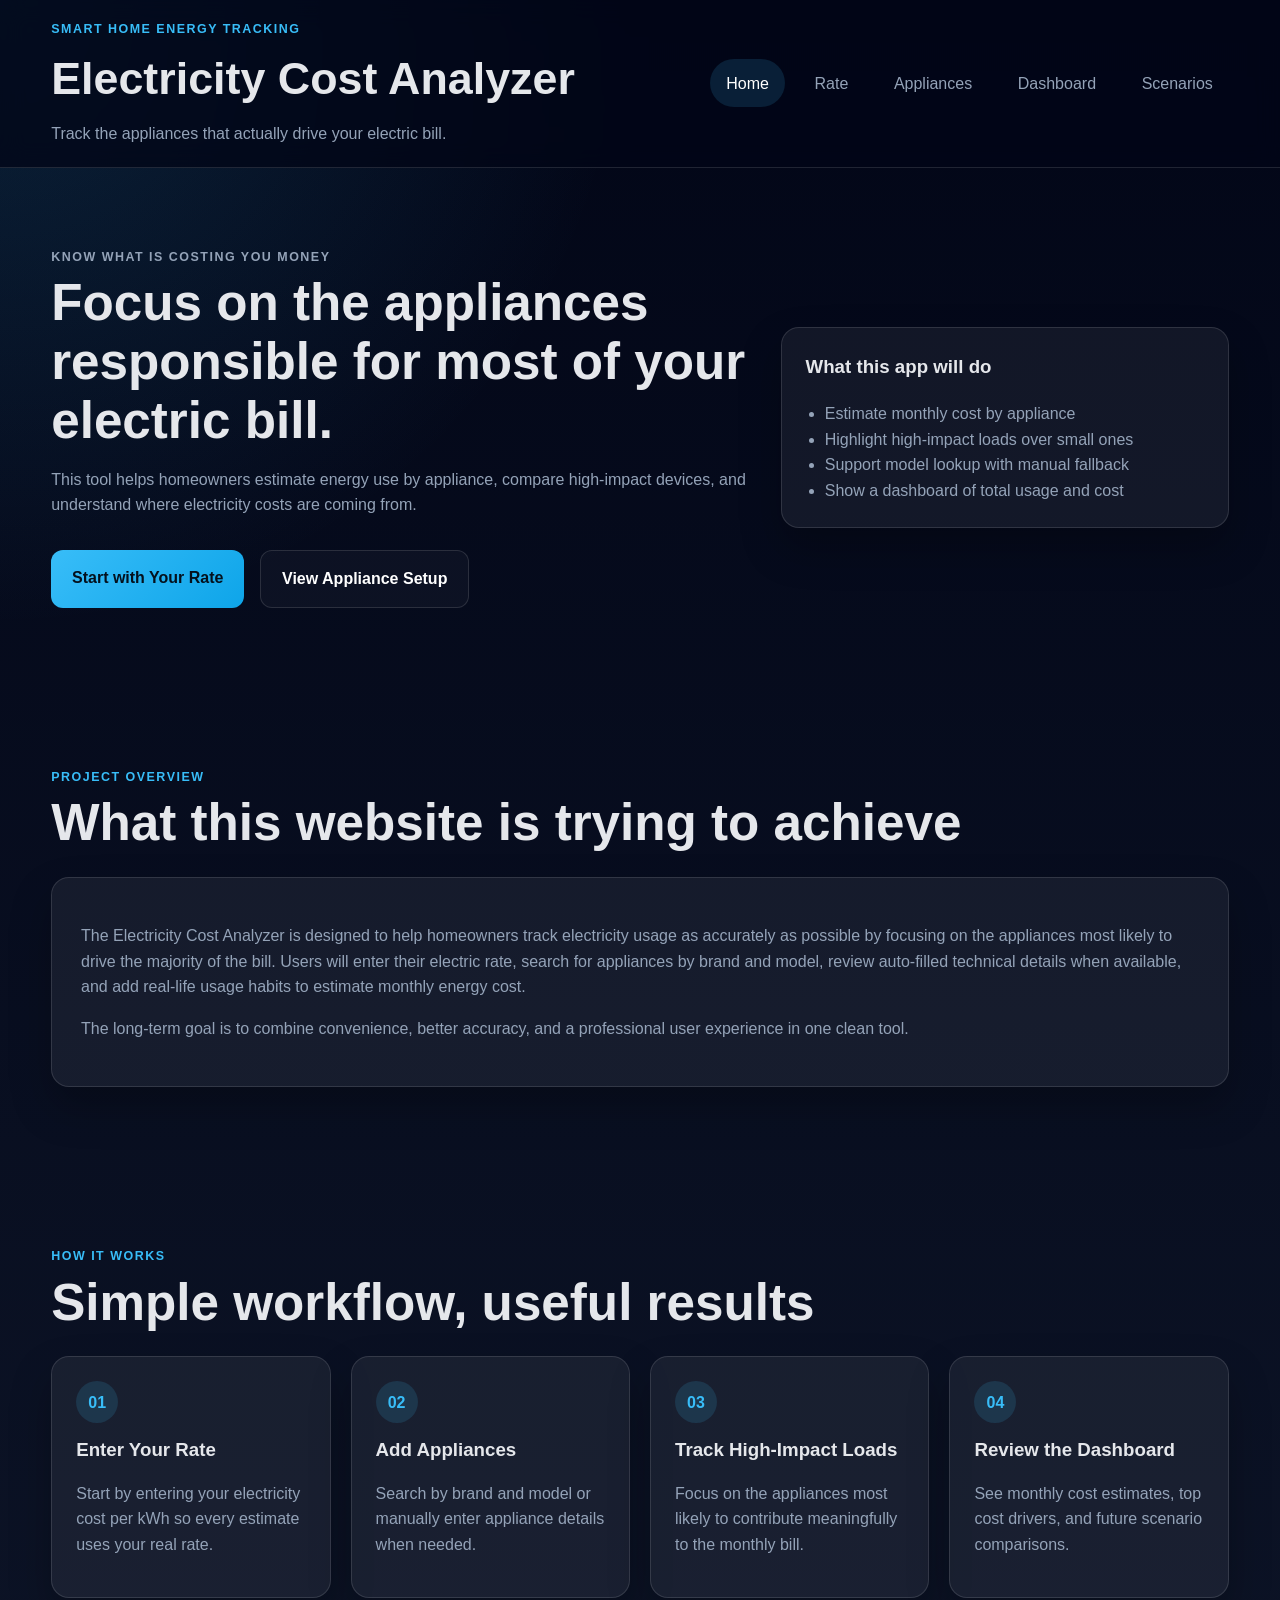
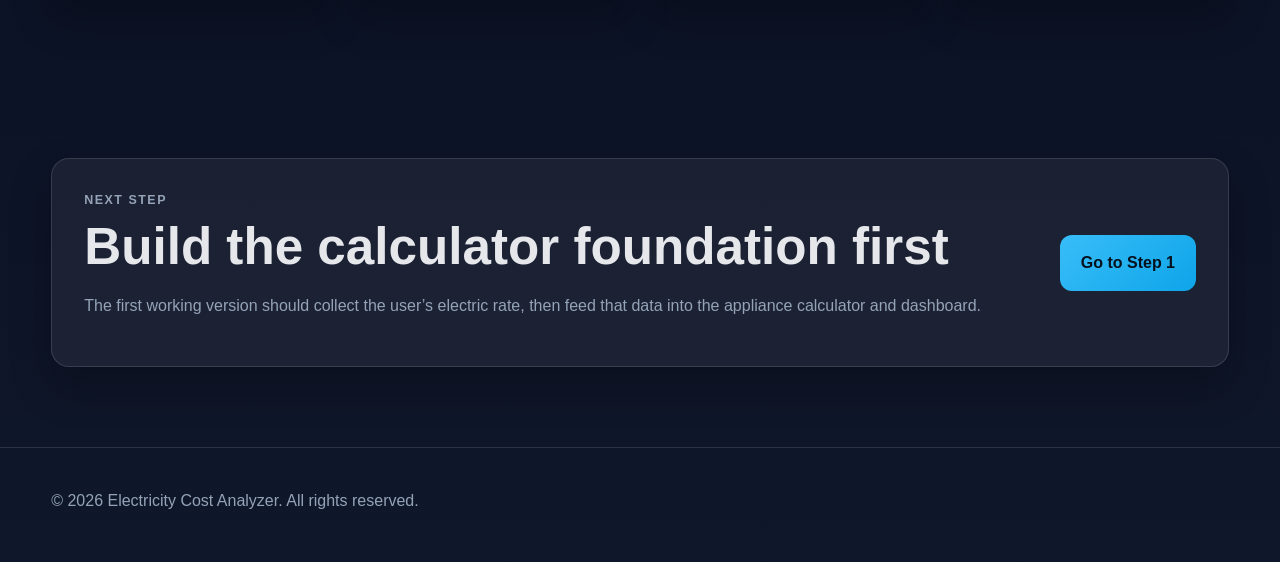
<file: index.html>
<!DOCTYPE html>
<html>
      <head>
            <meta charset="UTF-8">
		  	<meta http-equiv="refresh" content="0; url=./Electricity-Cost-Analyzer/" />
            <title>Redirecting...</title>
      </head>
      <body>
            <p><a href="./Electricity-Cost-Analyzer/">Go to site</a></p>
      </body>
</html>
</file>
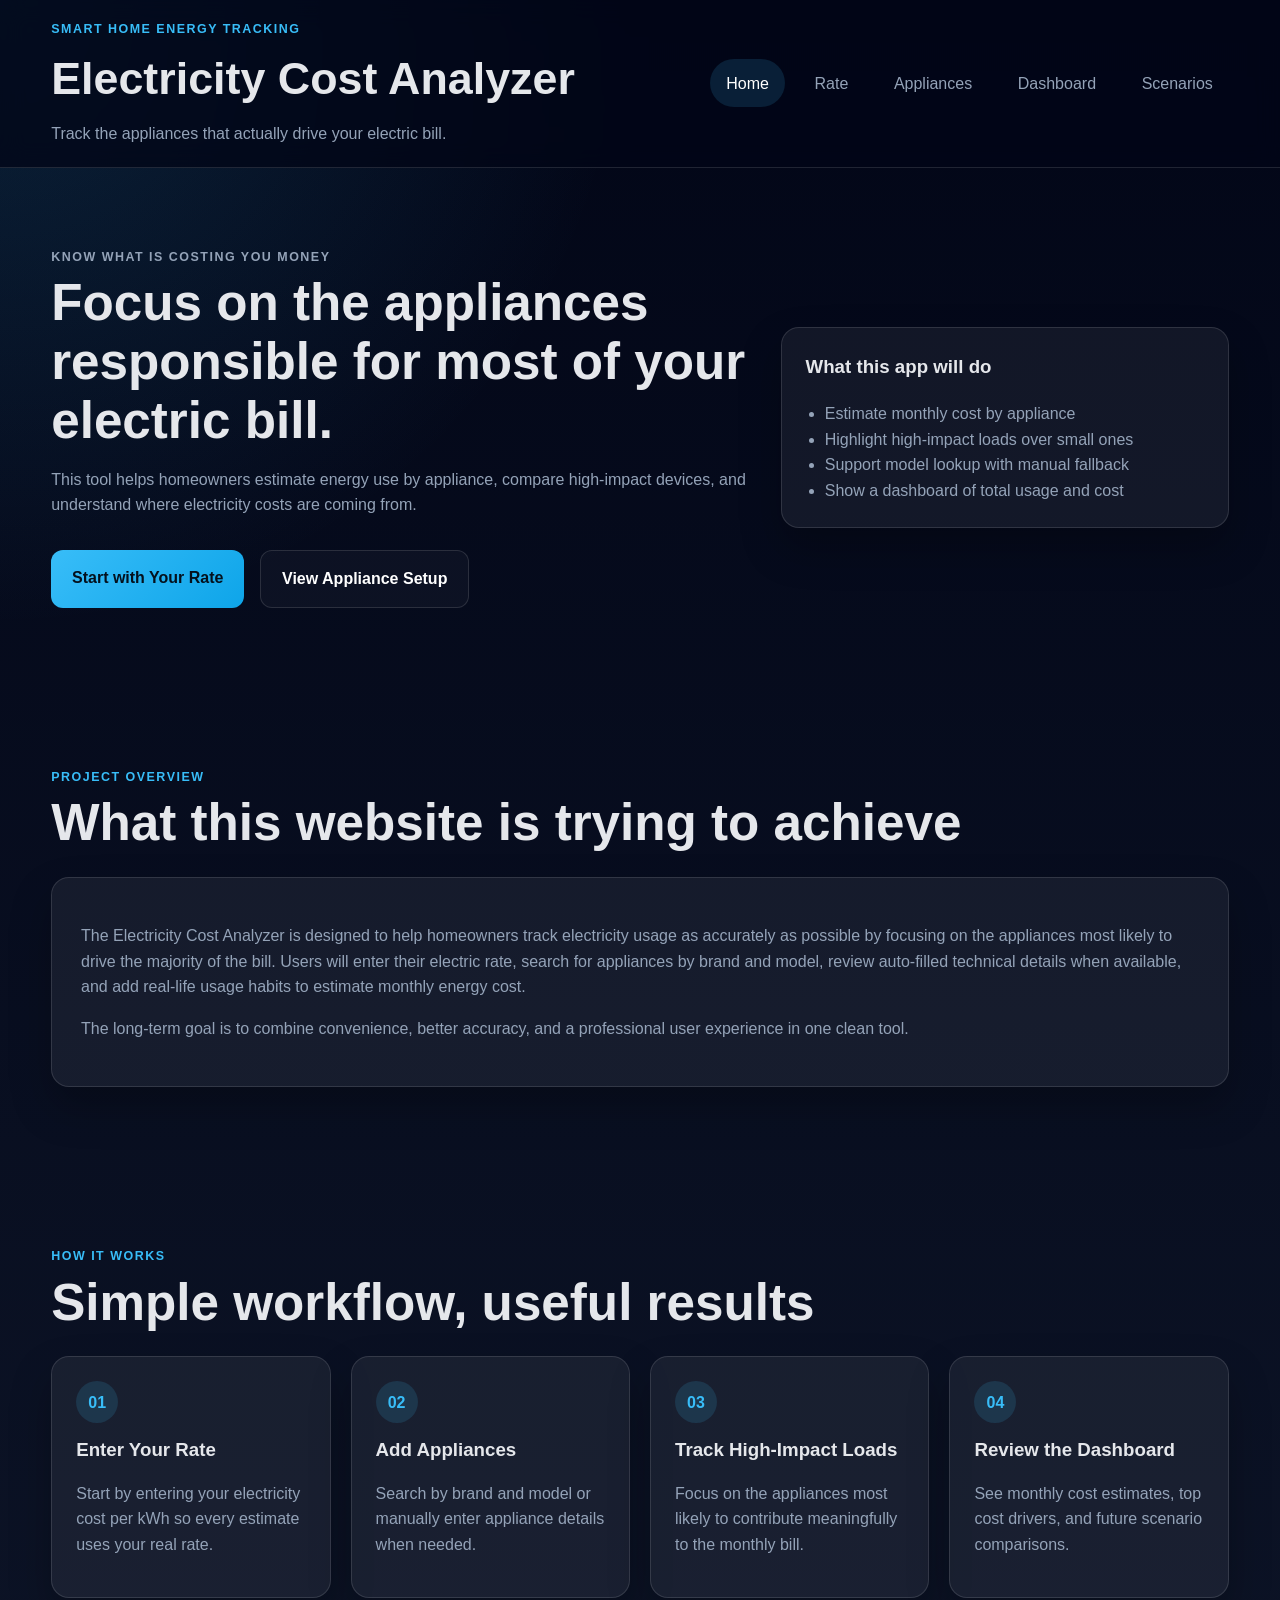
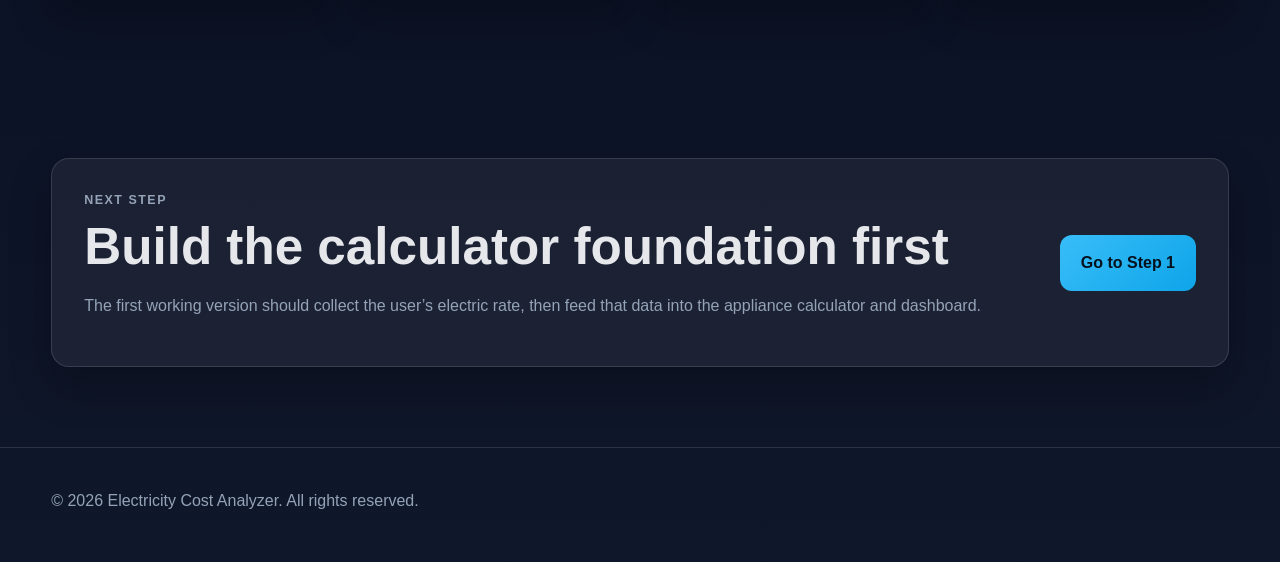
<file: Electricity-Cost-Analyzer/index.html>
<!doctype html>
<html lang="en">
<head>
  <meta charset="UTF-8">
  <meta name="viewport" content="width=device-width, initial-scale=1.0">
  <title>Electricity Cost Analyzer - Home</title>
  <link rel="stylesheet" href="styles.css">
  <script defer src="app.js"></script>
</head>
<body>
  <header class="site-header">
    <div class="container">
      <div class="brand-block">
        <p class="eyebrow">Smart Home Energy Tracking</p>
        <h1>Electricity Cost Analyzer</h1>
        <p class="tagline">
          Track the appliances that actually drive your electric bill.
        </p>
      </div>

      <nav class="main-nav" aria-label="Main Navigation">
        <ul>
          <li><a href="index.html" aria-current="page">Home</a></li>
          <li><a href="rate.html">Rate</a></li>
          <li><a href="appliances.html">Appliances</a></li>
          <li><a href="dashboard.html">Dashboard</a></li>
          <li><a href="scenarios.html">Scenarios</a></li>
        </ul>
      </nav>
    </div>
  </header>

  <main>
    <section class="hero">
      <div class="container hero-grid">
        <div class="hero-text">
          <p class="section-label">Know what is costing you money</p>
          <h2>Focus on the appliances responsible for most of your electric bill.</h2>
          <p>
            This tool helps homeowners estimate energy use by appliance, compare
            high-impact devices, and understand where electricity costs are coming from.
          </p>

          <div class="hero-actions">
            <a class="btn btn-primary" href="rate.html">Start with Your Rate</a>
            <a class="btn btn-secondary" href="appliances.html">View Appliance Setup</a>
          </div>
        </div>

        <aside class="hero-card" aria-label="Key Benefits">
          <h3>What this app will do</h3>
          <ul>
            <li>Estimate monthly cost by appliance</li>
            <li>Highlight high-impact loads over small ones</li>
            <li>Support model lookup with manual fallback</li>
            <li>Show a dashboard of total usage and cost</li>
          </ul>
        </aside>
      </div>
    </section>

    <section class="overview">
      <div class="container">
        <div class="section-heading">
          <p class="section-label">Project Overview</p>
          <h2>What this website is trying to achieve</h2>
        </div>

        <div class="card">
          <p>
            The Electricity Cost Analyzer is designed to help homeowners track
            electricity usage as accurately as possible by focusing on the appliances
            most likely to drive the majority of the bill. Users will enter their
            electric rate, search for appliances by brand and model, review auto-filled
            technical details when available, and add real-life usage habits to estimate
            monthly energy cost.
          </p>
          <p>
            The long-term goal is to combine convenience, better accuracy, and a
            professional user experience in one clean tool.
          </p>
        </div>
      </div>
    </section>

    <section class="steps">
      <div class="container">
        <div class="section-heading">
          <p class="section-label">How It Works</p>
          <h2>Simple workflow, useful results</h2>
        </div>

        <div class="step-grid">
          <article class="step-card">
            <span class="step-number">01</span>
            <h3>Enter Your Rate</h3>
            <p>Start by entering your electricity cost per kWh so every estimate uses your real rate.</p>
          </article>

          <article class="step-card">
            <span class="step-number">02</span>
            <h3>Add Appliances</h3>
            <p>Search by brand and model or manually enter appliance details when needed.</p>
          </article>

          <article class="step-card">
            <span class="step-number">03</span>
            <h3>Track High-Impact Loads</h3>
            <p>Focus on the appliances most likely to contribute meaningfully to the monthly bill.</p>
          </article>

          <article class="step-card">
            <span class="step-number">04</span>
            <h3>Review the Dashboard</h3>
            <p>See monthly cost estimates, top cost drivers, and future scenario comparisons.</p>
          </article>
        </div>
      </div>
    </section>

    <section class="cta-section">
      <div class="container">
        <div class="cta-card">
          <div>
            <p class="section-label">Next Step</p>
            <h2>Build the calculator foundation first</h2>
            <p>
              The first working version should collect the user’s electric rate,
              then feed that data into the appliance calculator and dashboard.
            </p>
          </div>
          <a class="btn btn-primary" href="rate.html">Go to Step 1</a>
        </div>
      </div>
    </section>
  </main>

  <footer class="site-footer">
    <div class="container">
      <p>&copy; <span id="year"></span> Electricity Cost Analyzer. All rights reserved.</p>
    </div>
  </footer>
</body>
</html>
</file>
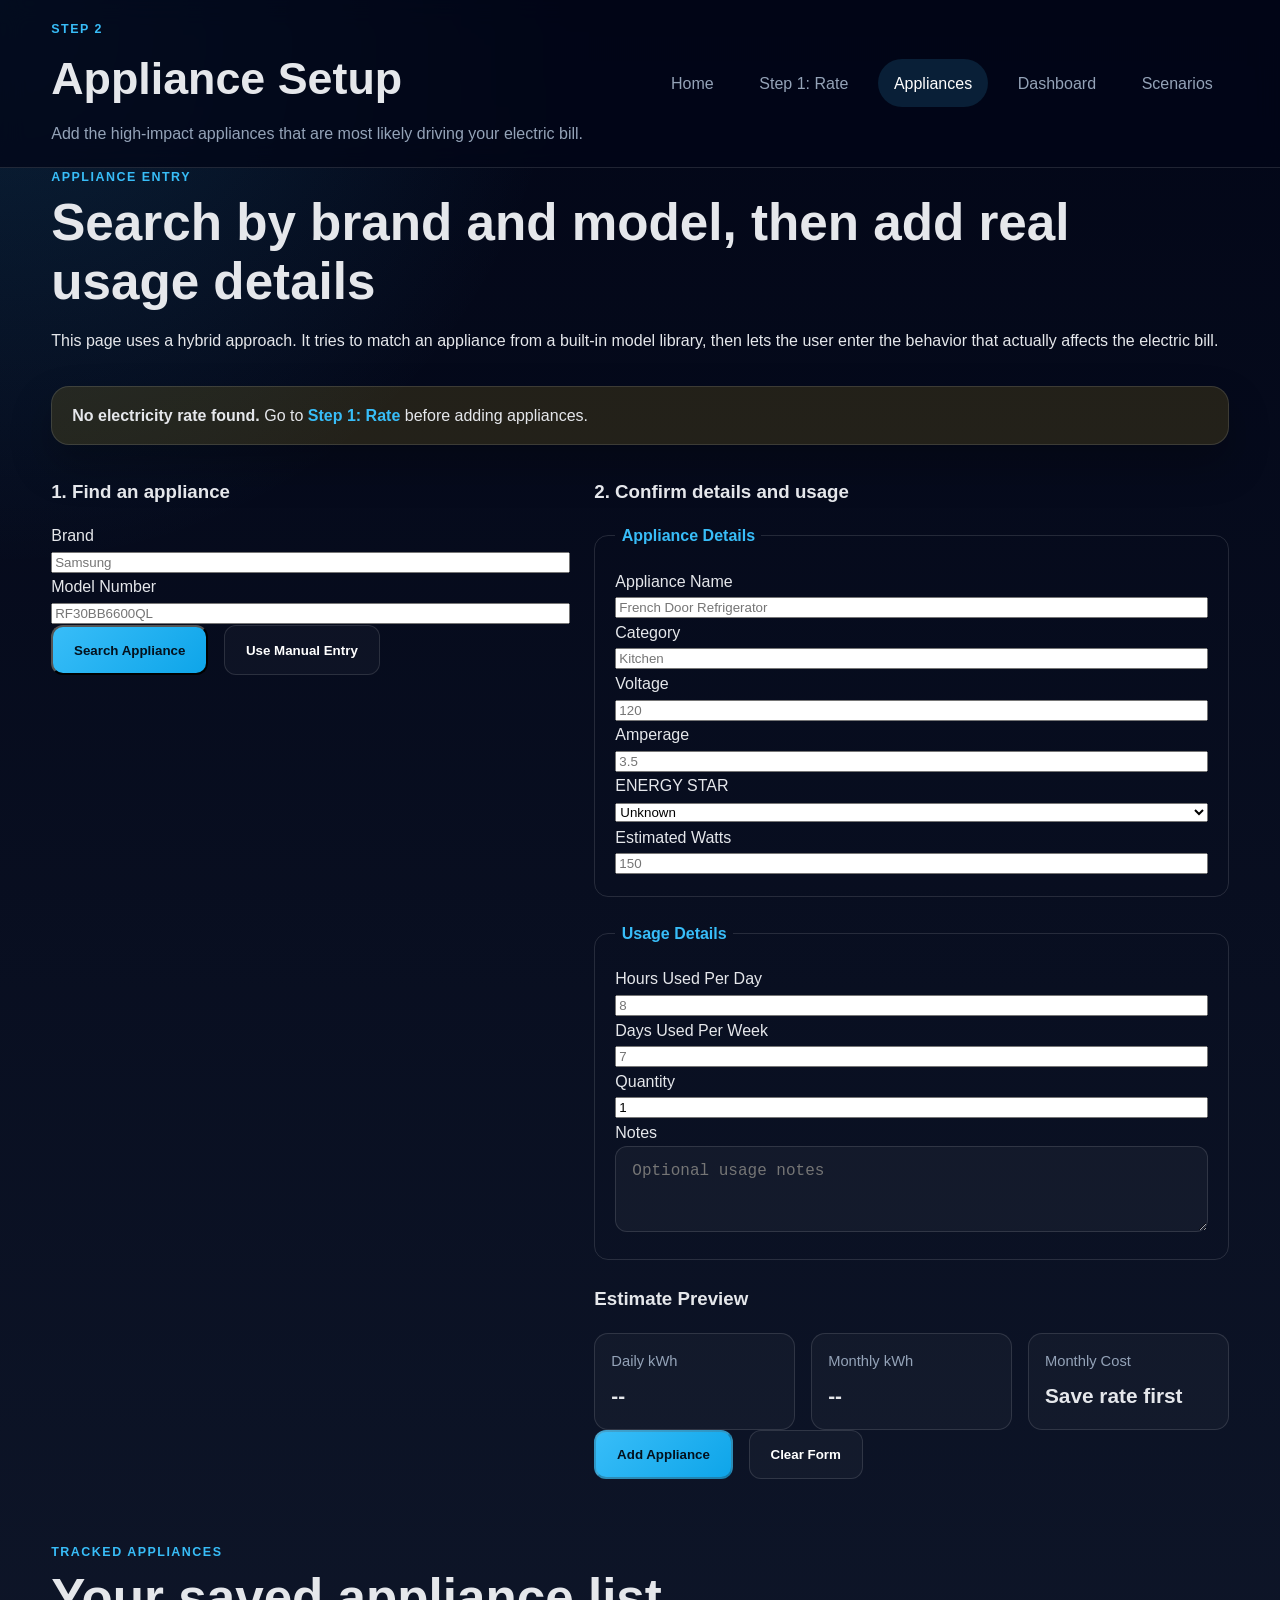
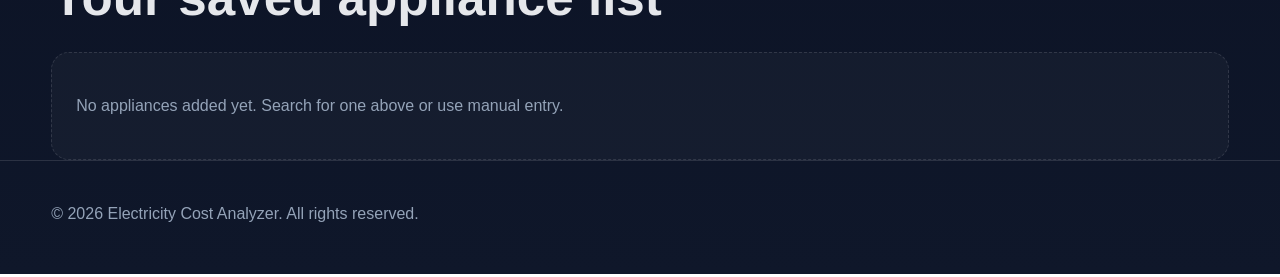
<file: Electricity-Cost-Analyzer/appliances.html>
<!doctype html>
<html lang="en">
<head>
  <meta charset="UTF-8">
  <meta name="viewport" content="width=device-width, initial-scale=1.0">
  <title>Electricity Cost Analyzer - Appliances</title>
  <link rel="stylesheet" href="styles.css">
  <script defer src="appliance-data.js"></script>
  <script defer src="app.js"></script>
</head>
<body>
  <header class="site-header">
    <div class="container">
      <div class="brand-block">
        <p class="eyebrow">Step 2</p>
        <h1>Appliance Setup</h1>
        <p class="tagline">Add the high-impact appliances that are most likely driving your electric bill.</p>
      </div>

      <nav class="main-nav" aria-label="Main Navigation">
        <ul>
          <li><a href="index.html">Home</a></li>
          <li><a href="rate.html">Step 1: Rate</a></li>
          <li><a href="appliances.html" aria-current="page">Appliances</a></li>
          <li><a href="dashboard.html">Dashboard</a></li>
          <li><a href="scenarios.html">Scenarios</a></li>
        </ul>
      </nav>
    </div>
  </header>

  <main>
    <section class="page-section">
      <div class="container">
        <div class="section-heading">
          <p class="section-label">Appliance Entry</p>
          <h2>Search by brand and model, then add real usage details</h2>
          <p class="section-intro">
            This page uses a hybrid approach. It tries to match an appliance from a built-in model library,
            then lets the user enter the behavior that actually affects the electric bill.
          </p>
        </div>

        <div id="rate-banner" class="rate-banner" aria-live="polite"></div>

        <div class="appliances-layout">
          <section class="form-card">
            <h3 class="form-section-title">1. Find an appliance</h3>

            <form id="appliance-search-form" novalidate>
              <div class="form-grid">
                <div class="input-group">
                  <label for="search-brand">Brand</label>
                  <input
                    type="text"
                    id="search-brand"
                    name="search-brand"
                    placeholder="Samsung"
                  >
                </div>

                <div class="input-group">
                  <label for="search-model">Model Number</label>
                  <input
                    type="text"
                    id="search-model"
                    name="search-model"
                    placeholder="RF30BB6600QL"
                  >
                </div>
              </div>

              <div class="button-row">
                <button type="submit" class="btn btn-primary">Search Appliance</button>
                <button type="button" class="btn btn-secondary" id="manual-entry-btn">Use Manual Entry</button>
              </div>

              <p id="search-status" class="status-message" aria-live="polite"></p>
            </form>
          </section>

          <section class="form-card">
            <h3 class="form-section-title">2. Confirm details and usage</h3>

            <form id="appliance-form" novalidate>
              <fieldset>
                <legend>Appliance Details</legend>

                <div class="form-grid">
                  <div class="input-group">
                    <label for="appliance-name">Appliance Name</label>
                    <input type="text" id="appliance-name" name="appliance-name" placeholder="French Door Refrigerator">
                  </div>

                  <div class="input-group">
                    <label for="appliance-category">Category</label>
                    <input type="text" id="appliance-category" name="appliance-category" placeholder="Kitchen">
                  </div>

                  <div class="input-group">
                    <label for="appliance-voltage">Voltage</label>
                    <input type="number" id="appliance-voltage" name="appliance-voltage" placeholder="120" min="0" step="1">
                  </div>

                  <div class="input-group">
                    <label for="appliance-amperage">Amperage</label>
                    <input type="number" id="appliance-amperage" name="appliance-amperage" placeholder="3.5" min="0" step="0.1">
                  </div>

                  <div class="input-group">
                    <label for="appliance-energy-star">ENERGY STAR</label>
                    <select id="appliance-energy-star" name="appliance-energy-star">
                      <option value="Unknown">Unknown</option>
                      <option value="Yes">Yes</option>
                      <option value="No">No</option>
                    </select>
                  </div>

                  <div class="input-group">
                    <label for="appliance-watts">Estimated Watts</label>
                    <input type="number" id="appliance-watts" name="appliance-watts" placeholder="150" min="0" step="1">
                  </div>
                </div>
              </fieldset>

              <fieldset>
                <legend>Usage Details</legend>

                <div class="form-grid">
                  <div class="input-group">
                    <label for="hours-per-day">Hours Used Per Day</label>
                    <input type="number" id="hours-per-day" name="hours-per-day" placeholder="8" min="0" step="0.1">
                  </div>

                  <div class="input-group">
                    <label for="days-per-week">Days Used Per Week</label>
                    <input type="number" id="days-per-week" name="days-per-week" placeholder="7" min="0" max="7" step="1">
                  </div>

                  <div class="input-group">
                    <label for="quantity">Quantity</label>
                    <input type="number" id="quantity" name="quantity" placeholder="1" min="1" step="1" value="1">
                  </div>

                  <div class="input-group">
                    <label for="notes">Notes</label>
                    <textarea id="notes" name="notes" rows="3" placeholder="Optional usage notes"></textarea>
                  </div>
                </div>
              </fieldset>

              <div class="summary-box">
                <h3>Estimate Preview</h3>

                <div class="preview-grid">
                  <article class="metric-card">
                    <span>Daily kWh</span>
                    <strong id="preview-daily-kwh">--</strong>
                  </article>

                  <article class="metric-card">
                    <span>Monthly kWh</span>
                    <strong id="preview-monthly-kwh">--</strong>
                  </article>

                  <article class="metric-card">
                    <span>Monthly Cost</span>
                    <strong id="preview-monthly-cost">--</strong>
                  </article>
                </div>
              </div>

              <div class="button-row">
                <button type="submit" class="btn btn-primary" id="add-appliance-btn">Add Appliance</button>
                <button type="button" class="btn btn-secondary" id="clear-appliance-form-btn">Clear Form</button>
              </div>

              <p id="appliance-status" class="status-message" aria-live="polite"></p>
            </form>
          </section>
        </div>

        <section class="tracked-section">
          <div class="section-heading">
            <p class="section-label">Tracked Appliances</p>
            <h2>Your saved appliance list</h2>
          </div>

          <div id="tracked-appliances-list" class="appliance-list"></div>
        </section>
      </div>
    </section>
  </main>

  <footer class="site-footer">
    <div class="container">
      <p>&copy; <span id="year"></span> Electricity Cost Analyzer. All rights reserved.</p>
    </div>
  </footer>
</body>
</html>
</file>
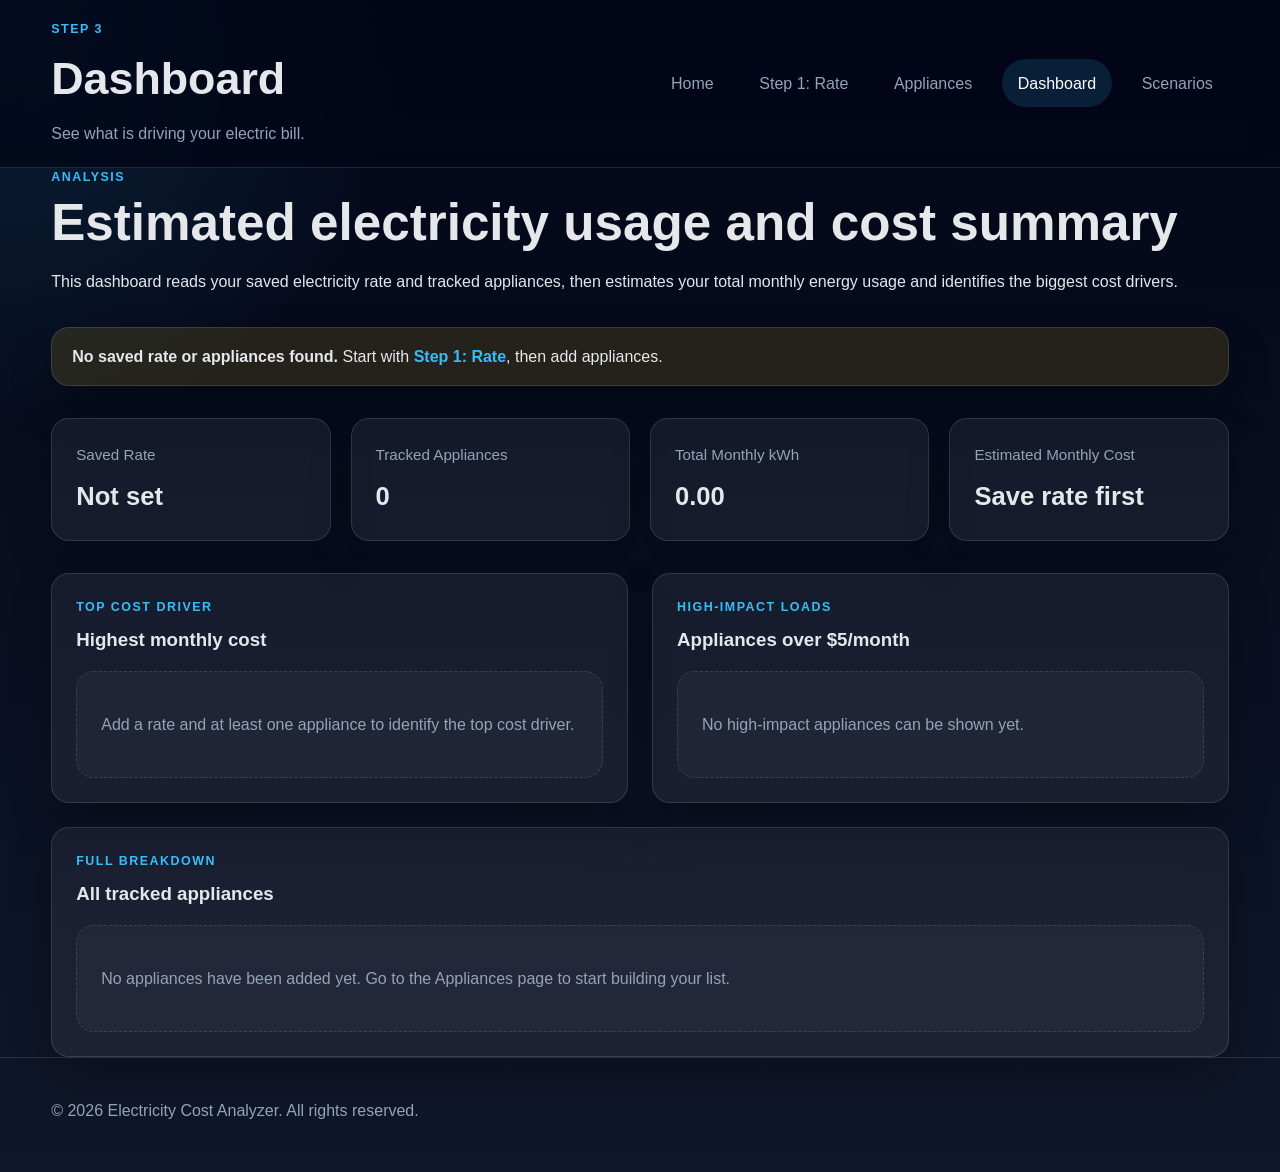
<file: Electricity-Cost-Analyzer/dashboard.html>
<!doctype html>
<html lang="en">
<head>
  <meta charset="UTF-8">
  <meta name="viewport" content="width=device-width, initial-scale=1.0">
  <title>Electricity Cost Analyzer - Dashboard</title>
  <link rel="stylesheet" href="styles.css">
  <script defer src="appliance-data.js"></script>
  <script defer src="app.js"></script>
</head>
<body>
  <header class="site-header">
    <div class="container">
      <div class="brand-block">
        <p class="eyebrow">Step 3</p>
        <h1>Dashboard</h1>
        <p class="tagline">See what is driving your electric bill.</p>
      </div>

      <nav class="main-nav" aria-label="Main Navigation">
        <ul>
          <li><a href="index.html">Home</a></li>
          <li><a href="rate.html">Step 1: Rate</a></li>
          <li><a href="appliances.html">Appliances</a></li>
          <li><a href="dashboard.html" aria-current="page">Dashboard</a></li>
          <li><a href="scenarios.html">Scenarios</a></li>
        </ul>
      </nav>
    </div>
  </header>

  <main>
    <section class="page-section">
      <div class="container">
        <div class="section-heading">
          <p class="section-label">Analysis</p>
          <h2>Estimated electricity usage and cost summary</h2>
          <p class="section-intro">
            This dashboard reads your saved electricity rate and tracked appliances,
            then estimates your total monthly energy usage and identifies the biggest cost drivers.
          </p>
        </div>

        <div id="dashboard-status-banner" class="rate-banner" aria-live="polite"></div>

        <section class="dashboard-summary-grid">
          <article class="dashboard-stat-card">
            <span class="dashboard-stat-label">Saved Rate</span>
            <strong id="dashboard-rate">--</strong>
          </article>

          <article class="dashboard-stat-card">
            <span class="dashboard-stat-label">Tracked Appliances</span>
            <strong id="dashboard-appliance-count">--</strong>
          </article>

          <article class="dashboard-stat-card">
            <span class="dashboard-stat-label">Total Monthly kWh</span>
            <strong id="dashboard-total-kwh">--</strong>
          </article>

          <article class="dashboard-stat-card">
            <span class="dashboard-stat-label">Estimated Monthly Cost</span>
            <strong id="dashboard-total-cost">--</strong>
          </article>
        </section>

        <div class="dashboard-layout">
          <section class="dashboard-panel">
            <div class="panel-heading">
              <p class="section-label">Top Cost Driver</p>
              <h3>Highest monthly cost</h3>
            </div>
            <div id="top-cost-driver" class="panel-content"></div>
          </section>

          <section class="dashboard-panel">
            <div class="panel-heading">
              <p class="section-label">High-Impact Loads</p>
              <h3>Appliances over $5/month</h3>
            </div>
            <div id="high-impact-list" class="panel-content"></div>
          </section>
        </div>

        <section class="dashboard-panel full-width-panel">
          <div class="panel-heading">
            <p class="section-label">Full Breakdown</p>
            <h3>All tracked appliances</h3>
          </div>
          <div id="dashboard-appliance-list" class="panel-content"></div>
        </section>
      </div>
    </section>
  </main>

  <footer class="site-footer">
    <div class="container">
      <p>&copy; <span id="year"></span> Electricity Cost Analyzer. All rights reserved.</p>
    </div>
  </footer>
</body>
</html>
</file>
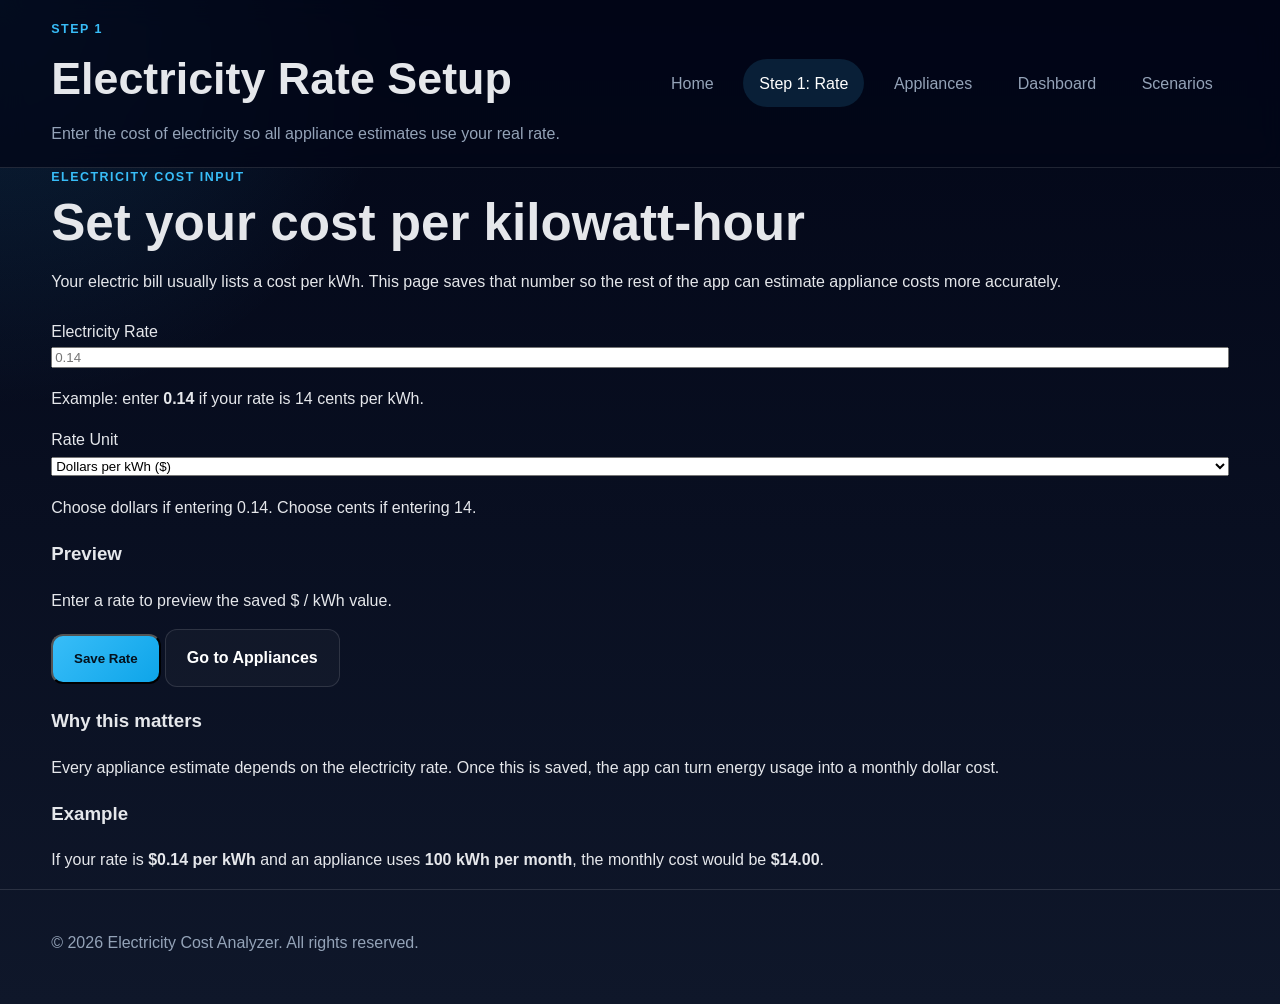
<file: Electricity-Cost-Analyzer/rate.html>
<!doctype html>
<html lang="en">
<head>
  <meta charset="UTF-8">
  <meta name="viewport" content="width=device-width, initial-scale=1.0">
  <title>Electricity Cost Analyzer - Rate</title>
  <link rel="stylesheet" href="styles.css">
  <script defer src="app.js"></script>
</head>
<body>
  <header class="site-header">
    <div class="container">
      <div class="brand-block">
        <p class="eyebrow">Step 1</p>
        <h1>Electricity Rate Setup</h1>
        <p class="tagline">Enter the cost of electricity so all appliance estimates use your real rate.</p>
      </div>

      <nav class="main-nav" aria-label="Main Navigation">
        <ul>
          <li><a href="index.html">Home</a></li>
          <li><a href="rate.html" aria-current="page">Step 1: Rate</a></li>
          <li><a href="appliances.html">Appliances</a></li>
          <li><a href="dashboard.html">Dashboard</a></li>
          <li><a href="scenarios.html">Scenarios</a></li>
        </ul>
      </nav>
    </div>
  </header>

  <main>
    <section class="page-section">
      <div class="container narrow-layout">
        <div class="section-heading">
          <p class="section-label">Electricity Cost Input</p>
          <h2>Set your cost per kilowatt-hour</h2>
          <p class="section-intro">
            Your electric bill usually lists a cost per kWh. This page saves that number so the rest of the app can estimate appliance costs more accurately.
          </p>
        </div>

        <div class="form-card">
          <form id="rate-form" novalidate>
            <div class="form-grid">
              <div class="input-group">
                <label for="rate-value">Electricity Rate</label>
                <input
                  type="number"
                  id="rate-value"
                  name="rate-value"
                  placeholder="0.14"
                  step="0.01"
                  min="0"
                  required
                >
                <p class="helper-text">
                  Example: enter <strong>0.14</strong> if your rate is 14 cents per kWh.
                </p>
              </div>

              <div class="input-group">
                <label for="rate-unit">Rate Unit</label>
                <select id="rate-unit" name="rate-unit">
                  <option value="dollars">Dollars per kWh ($)</option>
                  <option value="cents">Cents per kWh (¢)</option>
                </select>
                <p class="helper-text">
                  Choose dollars if entering 0.14. Choose cents if entering 14.
                </p>
              </div>
            </div>

            <div class="summary-box">
              <h3>Preview</h3>
              <p id="rate-preview">Your saved rate will appear here.</p>
            </div>

            <div class="form-actions">
              <button type="submit" class="btn btn-primary">Save Rate</button>
              <a class="btn btn-secondary" href="appliances.html">Go to Appliances</a>
            </div>

            <p id="rate-status" class="status-message" aria-live="polite"></p>
          </form>
        </div>

        <div class="info-grid">
          <article class="info-card">
            <h3>Why this matters</h3>
            <p>
              Every appliance estimate depends on the electricity rate. Once this is saved,
              the app can turn energy usage into a monthly dollar cost.
            </p>
          </article>

          <article class="info-card">
            <h3>Example</h3>
            <p>
              If your rate is <strong>$0.14 per kWh</strong> and an appliance uses
              <strong>100 kWh per month</strong>, the monthly cost would be
              <strong>$14.00</strong>.
            </p>
          </article>
        </div>
      </div>
    </section>
  </main>

  <footer class="site-footer">
    <div class="container">
      <p>&copy; <span id="year"></span> Electricity Cost Analyzer. All rights reserved.</p>
    </div>
  </footer>
</body>
</html>
</file>
<file: Electricity-Cost-Analyzer/styles.css>
:root {
  --bg: #0f172a;
  --surface: #111827;
  --surface-alt: #1e293b;
  --card: rgba(255, 255, 255, 0.06);
  --text: #e5e7eb;
  --muted: #94a3b8;
  --accent: #38bdf8;
  --accent-dark: #0ea5e9;
  --border: rgba(255, 255, 255, 0.12);
  --shadow: 0 20px 40px rgba(0, 0, 0, 0.25);
  --radius: 18px;
  --max-width: 1200px;
}

* {
  box-sizing: border-box;
}

html {
  scroll-behavior: smooth;
}

body {
  margin: 0;
  font-family: Arial, Helvetica, sans-serif;
  background:
    radial-gradient(circle at top left, rgba(56, 189, 248, 0.15), transparent 25%),
    linear-gradient(180deg, #020617 0%, #0f172a 100%);
  color: var(--text);
  line-height: 1.6;
}

img {
  max-width: 100%;
  display: block;
}

a {
  color: inherit;
  text-decoration: none;
}

.container {
  width: min(92%, var(--max-width));
  margin: 0 auto;
}

.site-header {
  border-bottom: 1px solid var(--border);
  background: rgba(2, 6, 23, 0.75);
  backdrop-filter: blur(12px);
  position: sticky;
  top: 0;
  z-index: 100;
}

.site-header .container {
  display: flex;
  justify-content: space-between;
  align-items: center;
  gap: 2rem;
  padding: 1.25rem 0;
}

.brand-block h1 {
  margin: 0.2rem 0 0.4rem;
  font-size: clamp(1.8rem, 4vw, 2.8rem);
}

.eyebrow,
.section-label {
  text-transform: uppercase;
  letter-spacing: 0.12em;
  font-size: 0.78rem;
  color: var(--accent);
  margin: 0;
  font-weight: bold;
}

.tagline {
  margin: 0;
  color: var(--muted);
}

.main-nav ul {
  list-style: none;
  display: flex;
  flex-wrap: wrap;
  gap: 0.85rem;
  margin: 0;
  padding: 0;
}

.main-nav a {
  display: inline-block;
  padding: 0.7rem 1rem;
  border-radius: 999px;
  color: var(--muted);
  transition: 0.25s ease;
}

.main-nav a:hover,
.main-nav a[aria-current="page"] {
  background: rgba(56, 189, 248, 0.14);
  color: white;
}

.hero,
.overview,
.steps,
.cta-section {
  padding: 5rem 0;
}

.hero-grid {
  display: grid;
  grid-template-columns: 1.4fr 0.9fr;
  gap: 2rem;
  align-items: center;
}

.hero-text h2,
.section-heading h2,
.cta-card h2 {
  margin-top: 0.4rem;
  margin-bottom: 1rem;
  font-size: clamp(2rem, 4vw, 3.2rem);
  line-height: 1.15;
}

.hero-text p,
.card p,
.step-card p,
.cta-card p {
  color: var(--muted);
}

.hero-actions {
  display: flex;
  flex-wrap: wrap;
  gap: 1rem;
  margin-top: 2rem;
}

.btn {
  display: inline-block;
  padding: 0.95rem 1.3rem;
  border-radius: 12px;
  font-weight: bold;
  transition: transform 0.2s ease, background 0.2s ease;
}

.btn:hover {
  transform: translateY(-2px);
}

.btn-primary {
  background: linear-gradient(135deg, var(--accent), var(--accent-dark));
  color: #04111d;
}

.btn-secondary {
  border: 1px solid var(--border);
  background: rgba(255, 255, 255, 0.03);
  color: white;
}

.hero-card,
.card,
.step-card,
.cta-card {
  border: 1px solid var(--border);
  background: var(--card);
  border-radius: var(--radius);
  box-shadow: var(--shadow);
}

.hero-card {
  padding: 1.5rem;
}

.hero-card h3 {
  margin-top: 0;
}

.hero-card ul {
  margin: 1rem 0 0;
  padding-left: 1.2rem;
  color: var(--muted);
}

.section-heading {
  margin-bottom: 1.5rem;
}

.card {
  padding: 1.8rem;
}

.step-grid {
  display: grid;
  grid-template-columns: repeat(4, 1fr);
  gap: 1.25rem;
}

.step-card {
  padding: 1.5rem;
}

.step-card h3 {
  margin-top: 0.7rem;
  margin-bottom: 0.6rem;
}

.step-number {
  display: inline-flex;
  width: 42px;
  height: 42px;
  align-items: center;
  justify-content: center;
  border-radius: 50%;
  background: rgba(56, 189, 248, 0.14);
  color: var(--accent);
  font-weight: bold;
}

.cta-card {
  padding: 2rem;
  display: flex;
  justify-content: space-between;
  gap: 2rem;
  align-items: center;
}

.site-footer {
  border-top: 1px solid var(--border);
  padding: 1.5rem 0 2rem;
  color: var(--muted);
}

@media (max-width: 960px) {
  .site-header .container,
  .hero-grid,
  .cta-card {
    grid-template-columns: 1fr;
    display: grid;
  }

  .main-nav ul {
    justify-content: flex-start;
  }

  .step-grid {
    grid-template-columns: repeat(2, 1fr);
  }
}

@media (max-width: 640px) {
  .hero,
  .overview,
  .steps,
  .cta-section {
    padding: 3.5rem 0;
  }

  .step-grid {
    grid-template-columns: 1fr;
  }

  .main-nav ul {
    flex-direction: column;
    align-items: stretch;
  }

  .main-nav a {
    width: 100%;
  }
}
.rate-banner {
  margin-top: 2rem;
  padding: 1rem 1.25rem;
  border-radius: var(--radius);
  border: 1px solid var(--border);
  box-shadow: var(--shadow);
}

.success-banner {
  background: rgba(34, 197, 94, 0.12);
}

.warning-banner {
  background: rgba(250, 204, 21, 0.12);
}

.warning-link {
  color: var(--accent);
  font-weight: bold;
}

.appliances-layout {
  display: grid;
  grid-template-columns: 0.9fr 1.1fr;
  gap: 1.5rem;
  margin-top: 2rem;
  align-items: start;
}

.form-section-title {
  margin-top: 0;
  margin-bottom: 1rem;
}

.form-card fieldset {
  border: 1px solid var(--border);
  border-radius: 14px;
  padding: 1.25rem;
  margin: 0 0 1.5rem;
}

.form-card legend {
  padding: 0 0.4rem;
  color: var(--accent);
  font-weight: bold;
}

.form-card textarea,
.form-card input,
.form-card select {
  width: 100%;
}

.form-card textarea {
  padding: 0.95rem 1rem;
  border-radius: 12px;
  border: 1px solid var(--border);
  background: rgba(255, 255, 255, 0.04);
  color: var(--text);
  font-size: 1rem;
  resize: vertical;
}

.form-card textarea:focus {
  outline: 2px solid rgba(56, 189, 248, 0.5);
  border-color: var(--accent);
}

.button-row {
  display: flex;
  flex-wrap: wrap;
  gap: 1rem;
}

.preview-grid {
  display: grid;
  grid-template-columns: repeat(3, 1fr);
  gap: 1rem;
}

.metric-card {
  border: 1px solid var(--border);
  border-radius: 14px;
  padding: 1rem;
  background: rgba(255, 255, 255, 0.03);
}

.metric-card span {
  display: block;
  color: var(--muted);
  margin-bottom: 0.35rem;
  font-size: 0.92rem;
}

.metric-card strong {
  font-size: 1.3rem;
}

.tracked-section {
  margin-top: 3rem;
}

.appliance-list {
  display: grid;
  gap: 1rem;
}

.appliance-item {
  border: 1px solid var(--border);
  background: var(--card);
  border-radius: var(--radius);
  box-shadow: var(--shadow);
  padding: 1.5rem;
}

.appliance-item-header {
  display: flex;
  justify-content: space-between;
  align-items: start;
  gap: 1rem;
}

.appliance-item-header h3 {
  margin: 0;
}

.appliance-subtitle {
  margin: 0.35rem 0 0;
  color: var(--muted);
}

.appliance-meta {
  display: grid;
  grid-template-columns: repeat(3, minmax(0, 1fr));
  gap: 1rem;
  margin-top: 1rem;
}

.meta-label {
  display: block;
  color: var(--muted);
  font-size: 0.9rem;
  margin-bottom: 0.2rem;
}

.appliance-note {
  margin-top: 1rem;
  color: var(--muted);
}

.text-button {
  padding: 0.65rem 0.95rem;
  border-radius: 12px;
  border: 1px solid var(--border);
  background: transparent;
  color: #fca5a5;
  cursor: pointer;
}

.text-button:hover {
  background: rgba(248, 113, 113, 0.08);
}

.empty-state {
  padding: 1.5rem;
  border: 1px dashed var(--border);
  border-radius: var(--radius);
  color: var(--muted);
  background: rgba(255, 255, 255, 0.03);
}

@media (max-width: 960px) {
  .appliances-layout {
    grid-template-columns: 1fr;
  }
}

@media (max-width: 700px) {
  .preview-grid,
  .appliance-meta {
    grid-template-columns: 1fr;
  }

  .appliance-item-header {
    flex-direction: column;
  }
}
.dashboard-summary-grid {
  display: grid;
  grid-template-columns: repeat(4, 1fr);
  gap: 1.25rem;
  margin-top: 2rem;
}

.dashboard-stat-card {
  border: 1px solid var(--border);
  background: var(--card);
  border-radius: var(--radius);
  box-shadow: var(--shadow);
  padding: 1.5rem;
}

.dashboard-stat-label {
  display: block;
  color: var(--muted);
  margin-bottom: 0.5rem;
  font-size: 0.95rem;
}

.dashboard-stat-card strong {
  font-size: 1.6rem;
}

.dashboard-layout {
  display: grid;
  grid-template-columns: 1fr 1fr;
  gap: 1.5rem;
  margin-top: 2rem;
}

.dashboard-panel {
  border: 1px solid var(--border);
  background: var(--card);
  border-radius: var(--radius);
  box-shadow: var(--shadow);
  padding: 1.5rem;
}

.full-width-panel {
  margin-top: 1.5rem;
}

.panel-heading h3 {
  margin-top: 0.4rem;
  margin-bottom: 1rem;
}

.highlight-card {
  border: 1px solid var(--border);
  background: rgba(255, 255, 255, 0.03);
  border-radius: 14px;
  padding: 1.25rem;
}

.highlight-card h4 {
  margin: 0;
}

.highlight-subtitle {
  color: var(--muted);
  margin: 0.35rem 0 1rem;
}

.highlight-metrics {
  display: grid;
  grid-template-columns: repeat(3, 1fr);
  gap: 1rem;
}

.compact-appliance-card {
  display: flex;
  justify-content: space-between;
  align-items: center;
  gap: 1rem;
  border: 1px solid var(--border);
  background: rgba(255, 255, 255, 0.03);
  border-radius: 14px;
  padding: 1rem 1.1rem;
}

.compact-appliance-card + .compact-appliance-card {
  margin-top: 0.8rem;
}

.dashboard-appliance-row {
  display: flex;
  justify-content: space-between;
  align-items: center;
  gap: 1rem;
  border: 1px solid var(--border);
  background: rgba(255, 255, 255, 0.03);
  border-radius: 14px;
  padding: 1rem 1.1rem;
}

.dashboard-appliance-row + .dashboard-appliance-row {
  margin-top: 0.8rem;
}

.dashboard-appliance-main h4 {
  margin: 0;
}

.dashboard-appliance-metrics {
  display: grid;
  grid-template-columns: repeat(3, minmax(110px, 1fr));
  gap: 1rem;
  text-align: right;
}

@media (max-width: 960px) {
  .dashboard-summary-grid,
  .dashboard-layout {
    grid-template-columns: 1fr 1fr;
  }

  .highlight-metrics,
  .dashboard-appliance-metrics {
    grid-template-columns: 1fr;
    text-align: left;
  }

  .dashboard-appliance-row {
    flex-direction: column;
    align-items: flex-start;
  }
}

@media (max-width: 700px) {
  .dashboard-summary-grid,
  .dashboard-layout {
    grid-template-columns: 1fr;
  }

  .compact-appliance-card {
    flex-direction: column;
    align-items: flex-start;
  }
}
</file>
